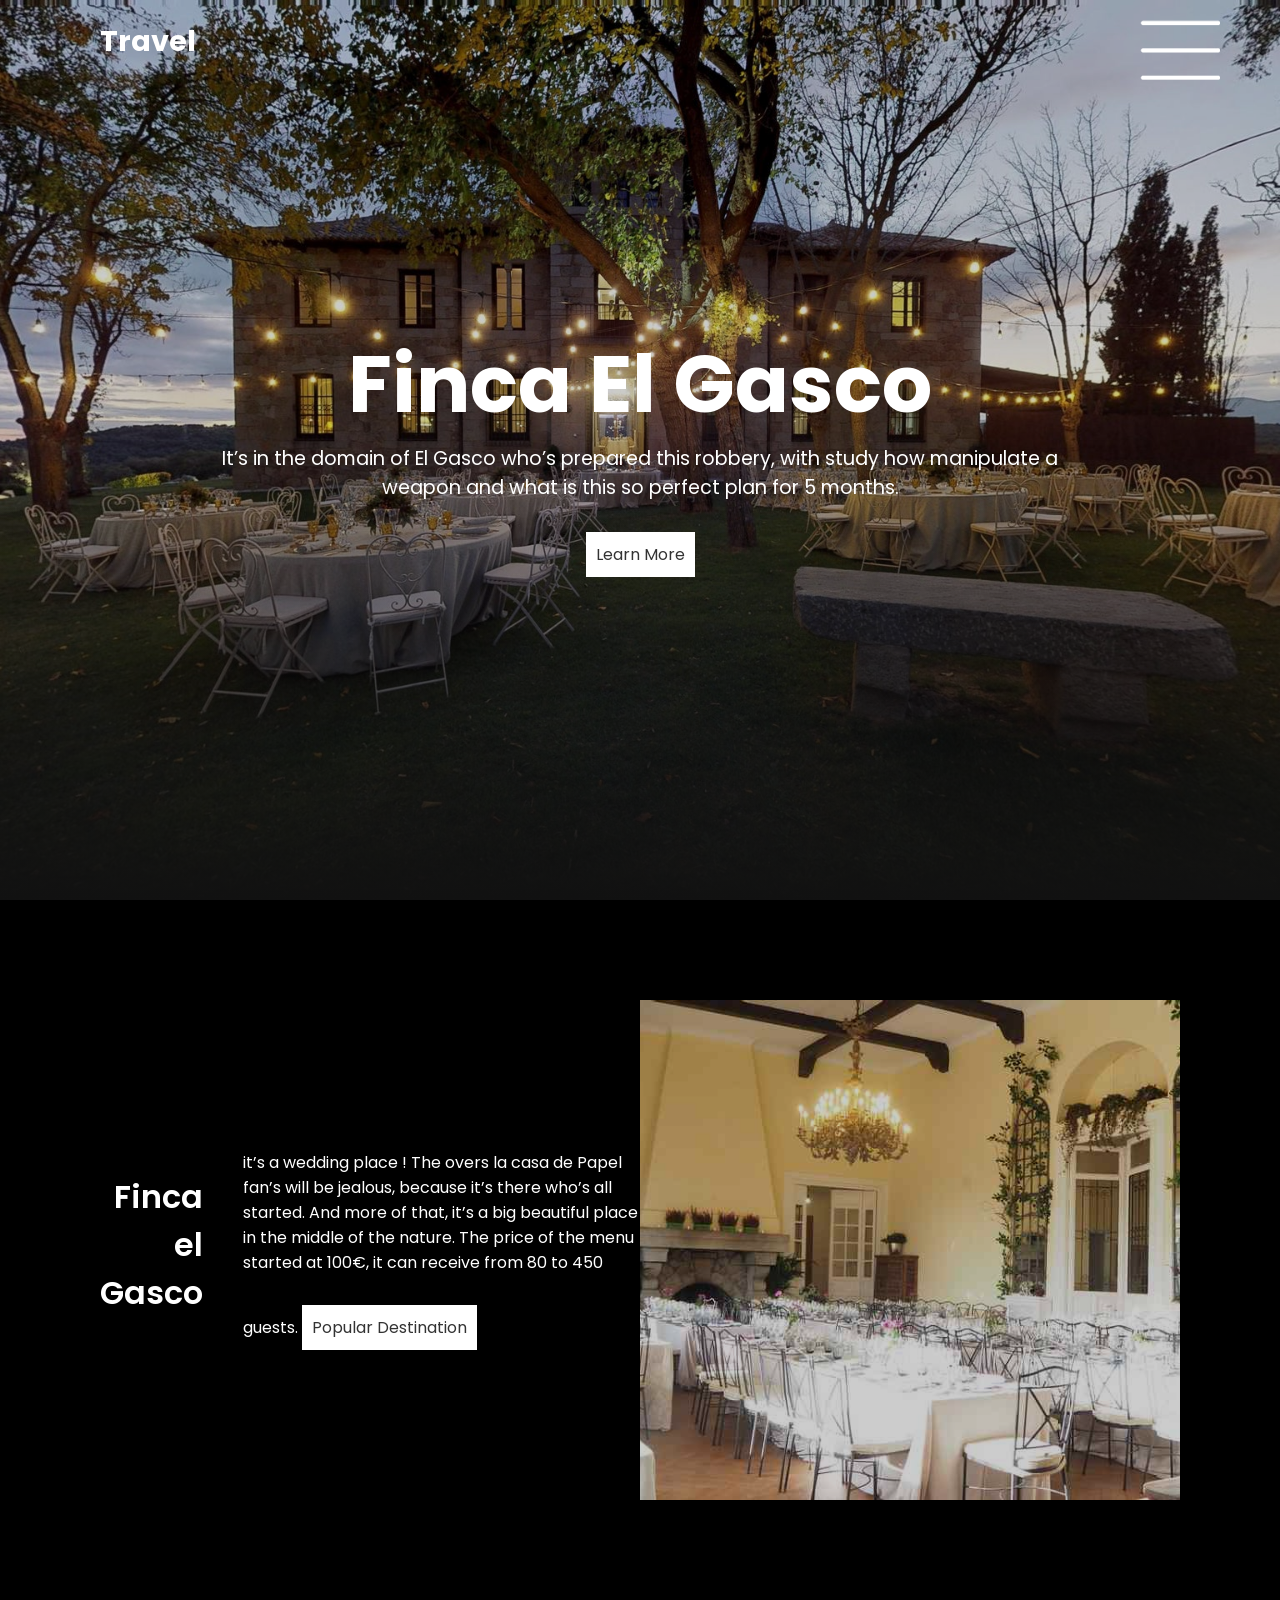
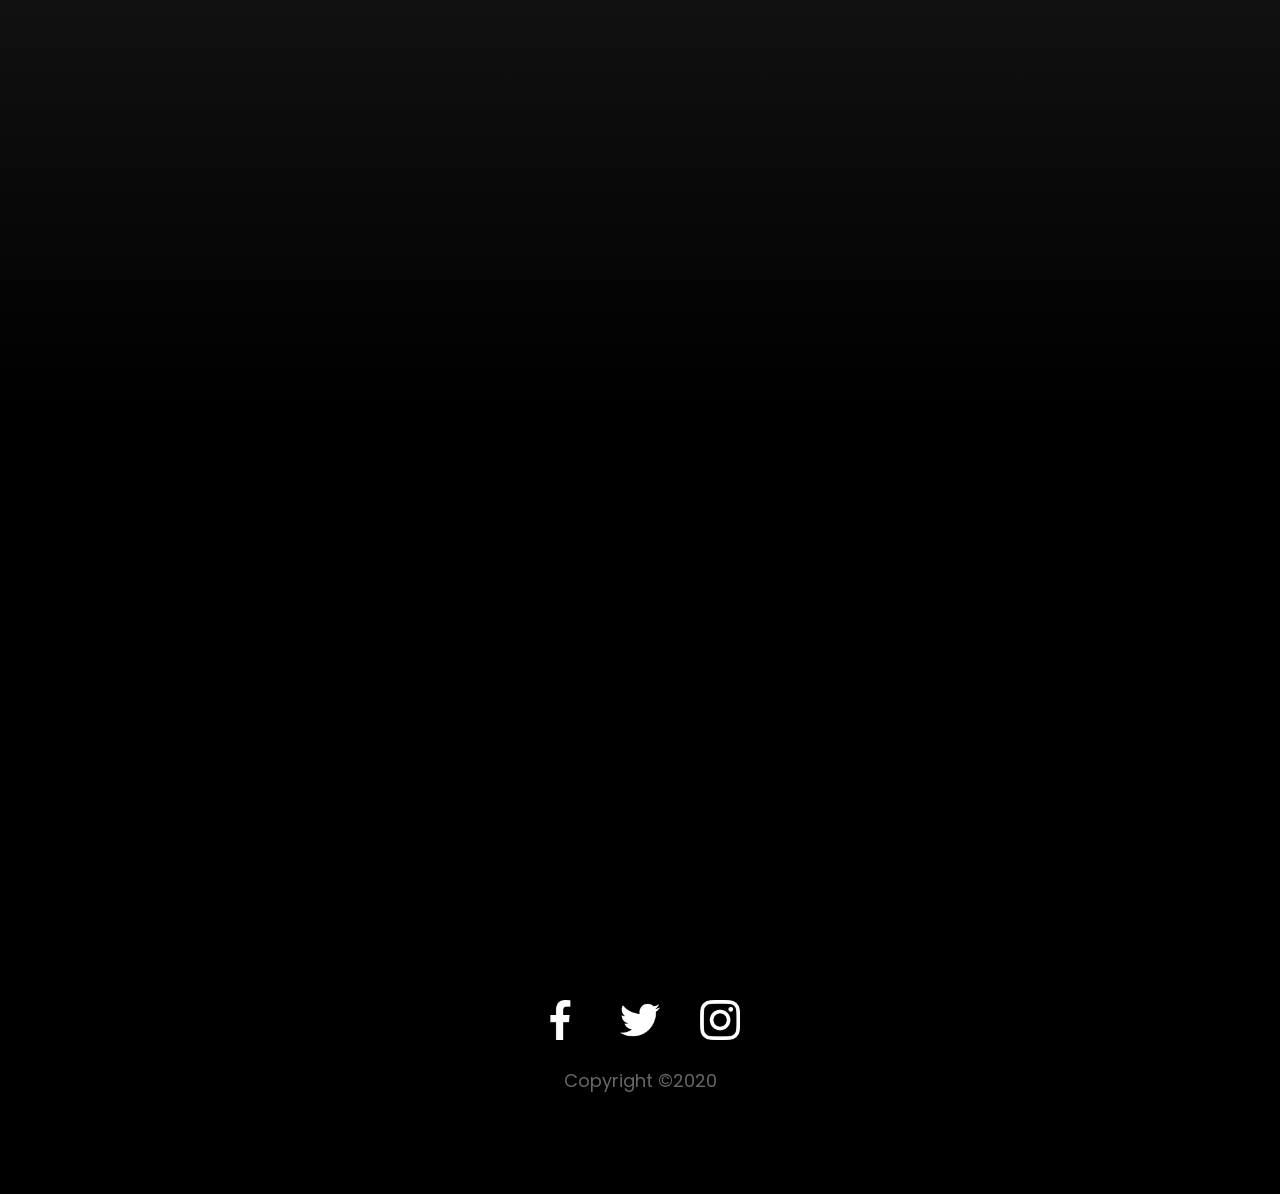
<file: domaine.html>
<! DOCTYPE html>
    <html>

    <head>
        <meta name="viewport" content="width=device-width, initial-scale=1.0">
        <title>Plan your Heist</title>
        <link rel="stylesheet" type="text/css" href="style.css">
    </head>

    <body>
        <section class="header">
            <a href="#" class="logo">
                <h2>Travel</h2>
            </a>
            <div class="toggle"><img src="assets/toggle.png"></div>
        </section>

        <section class="banner">
            <img src="assets/elgasco1.jpg" class="fitbg">
            <div class="content">
                <h2>Finca El Gasco</h2>
                <p>
                    It’s in the domain of El Gasco who’s prepared this robbery,
                    with study how manipulate a weapon and what is this so perfect plan for 5 months.
                </p>
                <a href="#about" class="btn">Learn More</a>
            </div>
        </section>

        <section class="about" id="about">
            <div class="contentBx">
                <h2 class="title">Finca el Gasco
            </div>
            <p class="text">
                it’s a wedding place ! The overs la casa de Papel fan’s will be jealous,
                because it’s there who’s all started.
                And more of that, it’s a big beautiful place in the middle of the nature.
                The price of the menu started at 100€, it can receive from 80 to 450 guests.
                <a href="#destination" class="btn">Popular Destination</a>
                </div>
                <div class="imgBx">
                    <img src="assets/elgasco2.jpg" class="fitBg">
                </div>
        </section>

        <section class="bannerMap">
            <div id="Map">
                <iframe
                    src="https://www.google.com/maps/embed?pb=!1m14!1m8!1m3!1d12123.289085341796!2d-3.9525953!3d40.5676019!3m2!1i1024!2i768!4f13.1!3m3!1m2!1s0x0%3A0x639714c8c28f47fe!2sFinca%20El%20Gasco!5e0!3m2!1sfr!2sfr!4v1607979095268!5m2!1sfr!2sfr"
                    width="800" height="600" frameborder="0" style="border:0;" allowfullscreen="" aria-hidden="false"
                    tabindex="0"></iframe>
            </div>
        </section>




        <section class="footer">
            <ul class="sci">
                <li><a href="#"><img src="assets/facebook.png"></a></li>
                <li><a href="#"><img src="assets/twitter.png"></a></li>
                <li><a href="#"><img src="assets/instagram.png"></a></li>
            </ul>
            <h4 class="copyright">Copyright ©2020</h4>
        </section>
    </body>

    </html>
</file>
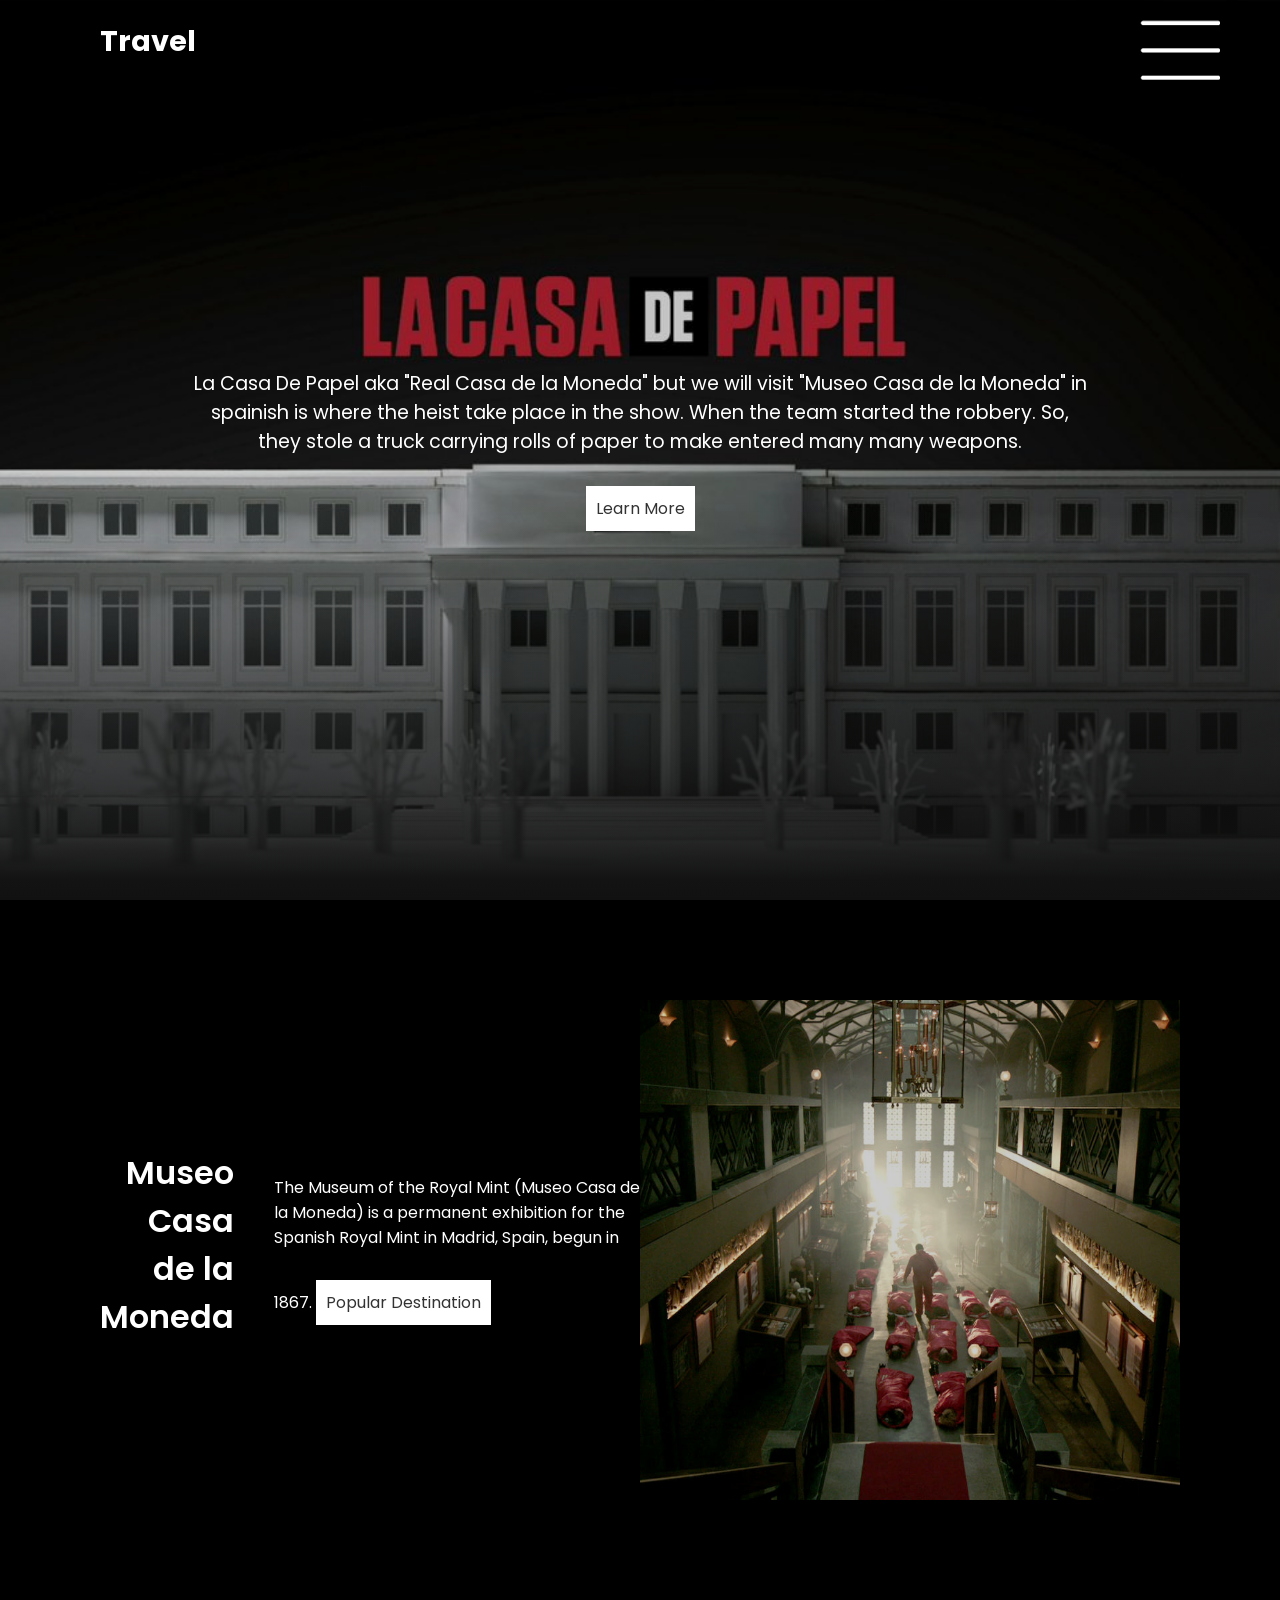
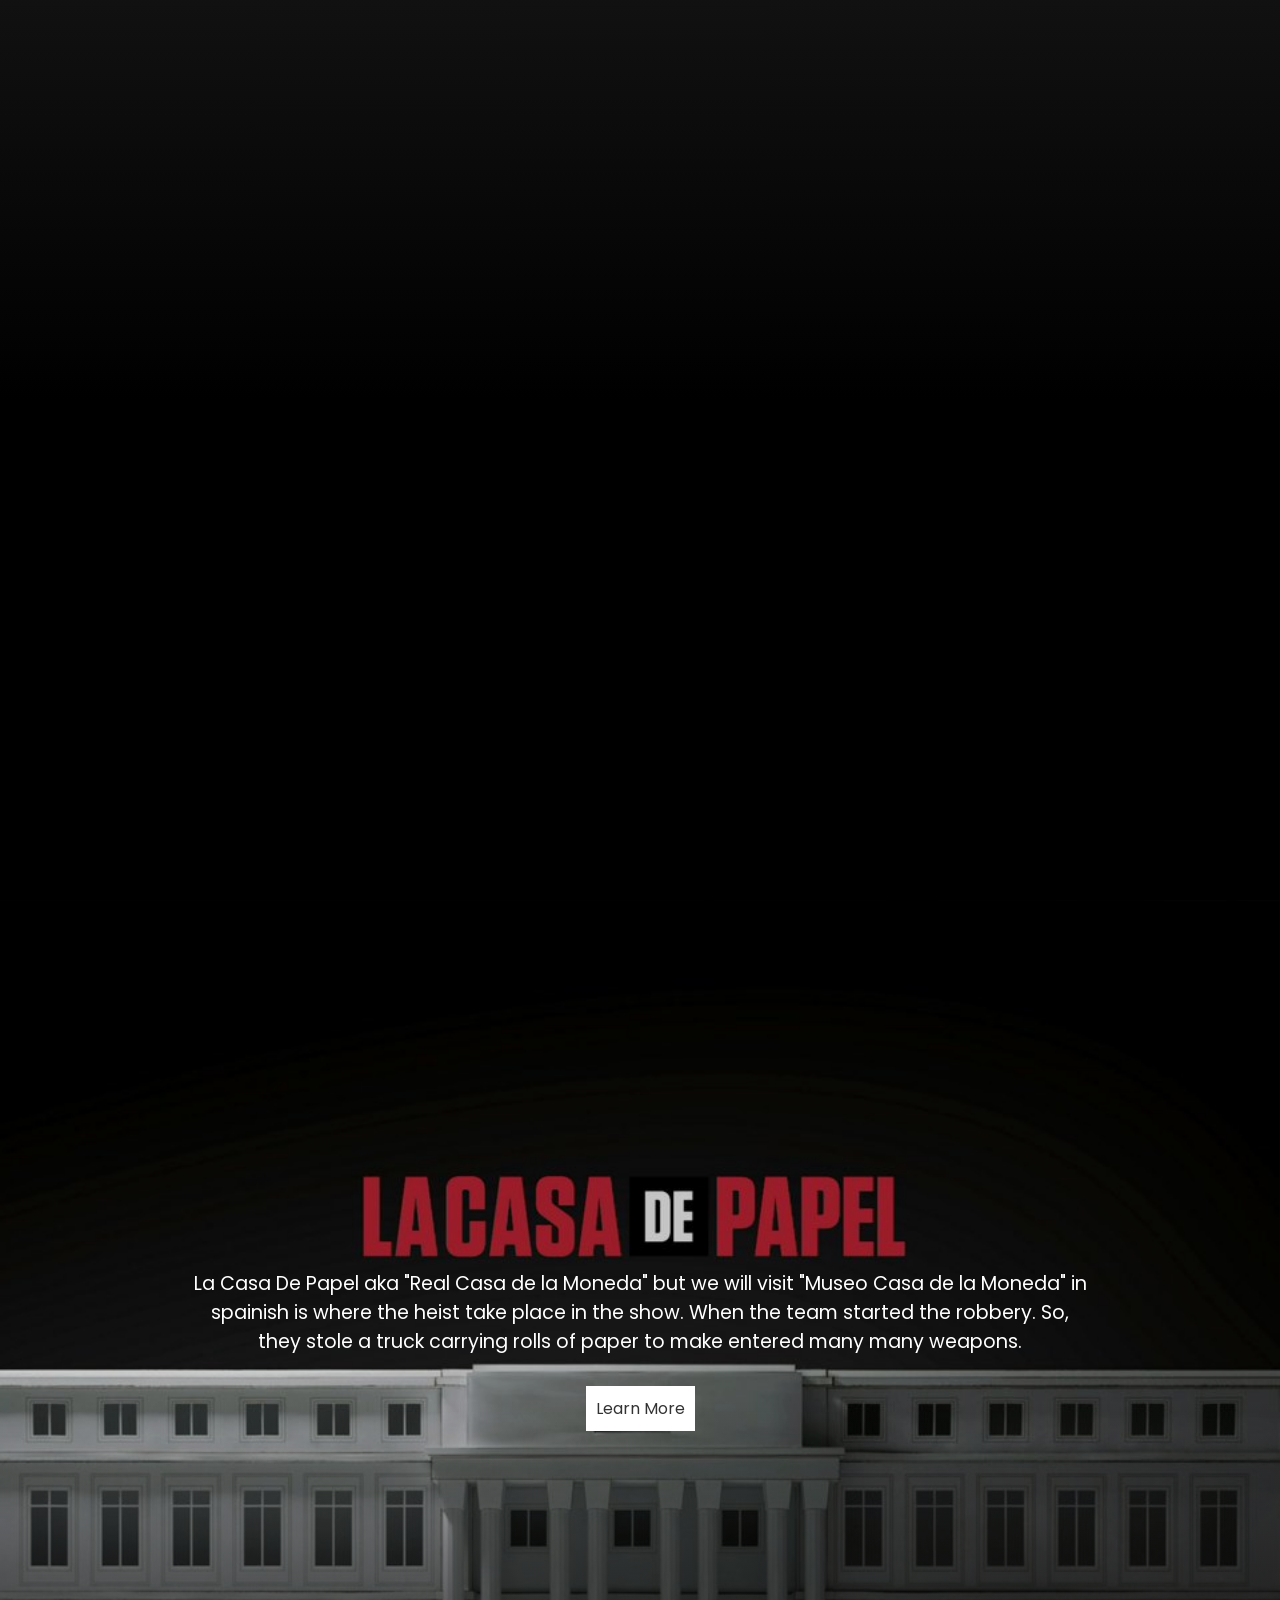
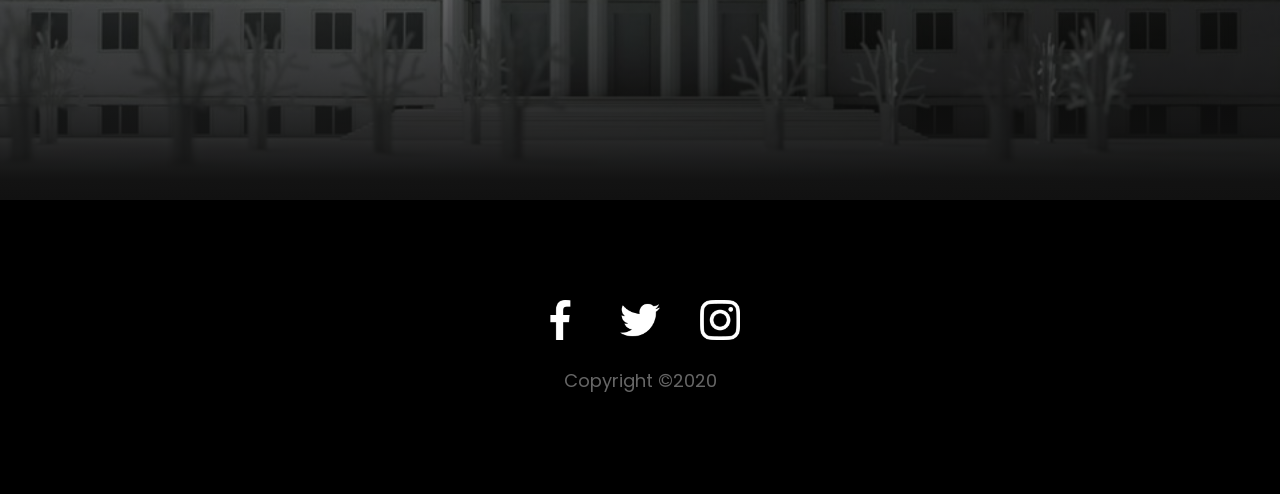
<file: Monaie.html>
<! DOCTYPE html>
    <html>

    <head>
        <meta name="viewport" content="width=device-width, initial-scale=1.0">
        <title>Plan your Heist</title>
        <link rel="stylesheet" type="text/css" href="style.css">
    </head>

    <body>
        <section class="header">
            <a href="#" class="logo">
                <h2>Travel</h2>
            </a>
            <div class="toggle"><img src="assets/toggle.png"></div>
        </section>

        <section class="banner">
            <img src="assets/casadepapel.jpg" class="fitbg">
            <div class="content">
                <p>
                    La Casa De Papel aka "Real Casa de la Moneda" but we will visit "Museo Casa de la Moneda" in spainish is where the heist take place in the show.
                    When the team started the robbery. 
                    So, they stole a truck carrying rolls of paper to make entered many many weapons.
                </p>
                <a href="#about" class="btn">Learn More</a>
            </div>
        </section>

        <section class="about" id="about">
            <div class="contentBx">
                <h2 class="title">Museo Casa de la Moneda</h2>
            </div>
            <p class="text">
                The Museum of the Royal Mint (Museo Casa de la Moneda) 
                is a permanent exhibition for the Spanish Royal Mint in Madrid, 
                Spain, begun in 1867.
                <a href="#destination" class="btn">Popular Destination</a>
                </div>
                <div class="imgBx">
                    <img src="assets/casadepapel2.jpg" class="fitBg">
                </div>
        </section>

        <section class="bannerMap">
            <div id="Map">
                <iframe
                    src="https://www.google.com/maps/embed?pb=!1m18!1m12!1m3!1d3037.377851671314!2d-3.671383249125661!3d40.42263137926317!2m3!1f0!2f0!3f0!3m2!1i1024!2i768!4f13.1!3m3!1m2!1s0xd4228ae443e5d31%3A0xb6d1211bf0134cad!2sMuseo%20Casa%20de%20la%20Moneda!5e0!3m2!1sfr!2sfr!4v1607979727641!5m2!1sfr!2sfr"
                    width="800" height="600" frameborder="0" style="border:0;" allowfullscreen="" aria-hidden="false"
                    tabindex="0"></iframe>
            </div>
        </section>

        <section class="banner">
            <img src="assets/casadepapel.jpg" class="fitbg">
            <div class="content">
                <p>
                    La Casa De Papel aka "Real Casa de la Moneda" but we will visit "Museo Casa de la Moneda" in spainish is where the heist take place in the show.
                    When the team started the robbery. 
                    So, they stole a truck carrying rolls of paper to make entered many many weapons.
                </p>
                <a href="#about" class="btn">Learn More</a>
            </div>
        </section>
        
        <section class="footer">
            <ul class="sci">
                <li><a href="#"><img src="assets/facebook.png"></a></li>
                <li><a href="#"><img src="assets/twitter.png"></a></li>
                <li><a href="#"><img src="assets/instagram.png"></a></li>
            </ul>
            <h4 class="copyright">Copyright ©2020</h4>
        </section>
    </body>

    </html>
</file>
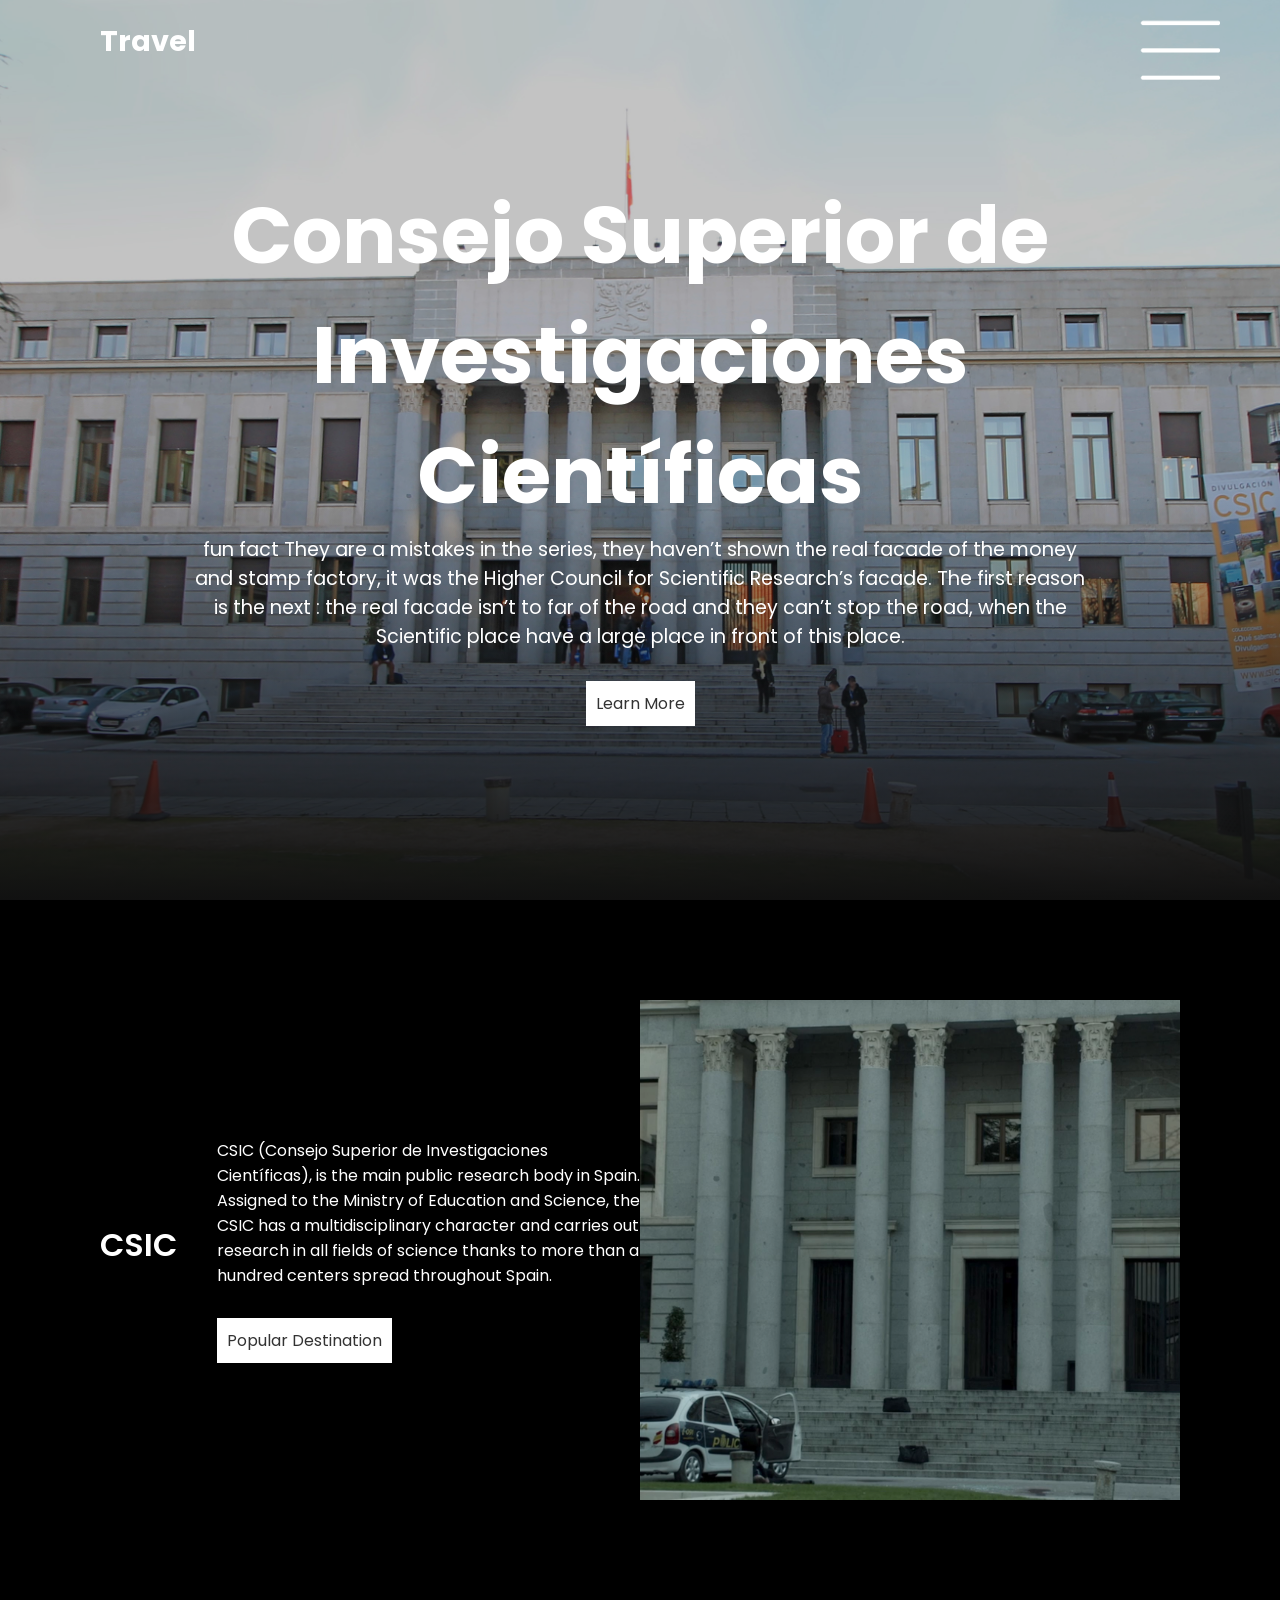
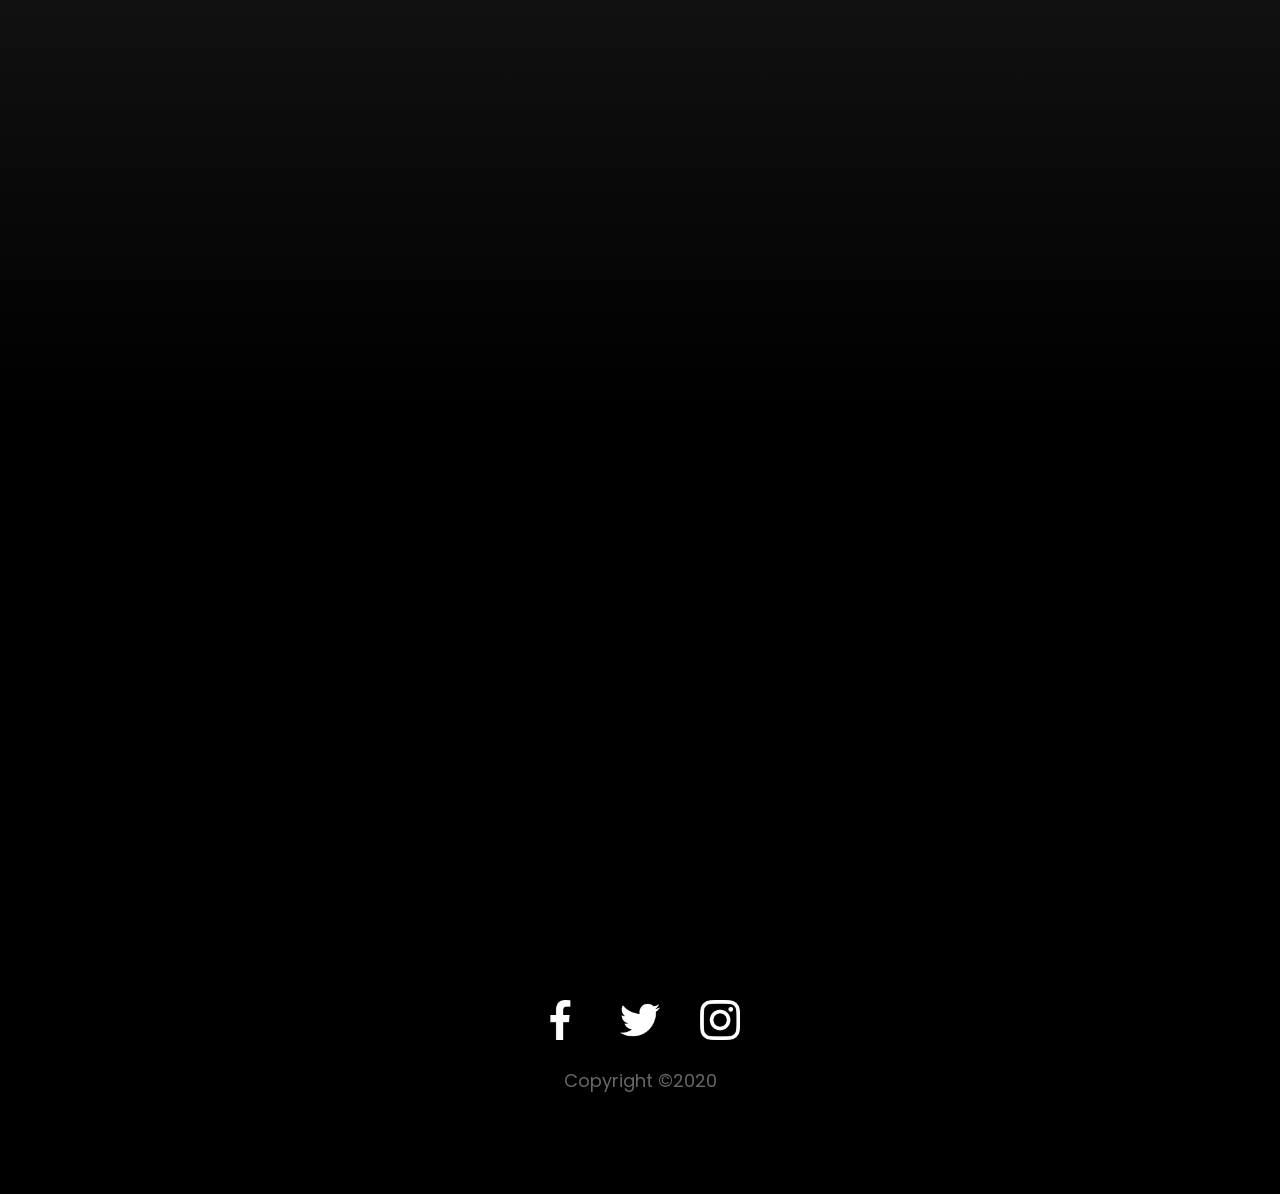
<file: science.html>
<! DOCTYPE html>
    <html>

    <head>
        <meta name="viewport" content="width=device-width, initial-scale=1.0">
        <title>Plan your Heist</title>
        <link rel="stylesheet" type="text/css" href="style.css">
    </head>

    <body>
        <section class="header">
            <a href="#" class="logo">
                <h2>Travel</h2>
            </a>
            <div class="toggle"><img src="assets/toggle.png"></div>
        </section>

        <section class="banner">
            <img src="assets/science1.jpg" class="fitbg">
            <div class="content">
                <h2>Consejo Superior de Investigaciones Científicas</h2>
                <p>
                    fun fact They are a mistakes in the series,
                    they haven’t shown the real facade of the money and stamp factory,
                    it was the Higher Council for Scientific Research’s facade.
                    The first reason is the next : the real facade isn’t to far of the road and they can’t stop the
                    road,
                    when the Scientific place have a large place in front of this place.
                </p>
                <a href="#about" class="btn">Learn More</a>
            </div>
        </section>

        <section class="about" id="about">
            <div class="contentBx">
                <h2 class="title">CSIC
            </div>
            <p class="text">
                CSIC (Consejo Superior de Investigaciones Científicas),
                is the main public research body in Spain.
                Assigned to the Ministry of Education and Science,
                the CSIC has a multidisciplinary character and carries out research in all fields of science thanks to
                more than a hundred centers spread throughout Spain.
                <a href="#destination" class="btn">Popular Destination</a>
                </div>
                <div class="imgBx">
                    <img src="assets/science2.jpg" class="fitBg">
                </div>
        </section>

        <section class="bannerMap">
            <div id="Map">
                <iframe
                    src="https://www.google.com/maps/embed?pb=!1m18!1m12!1m3!1d24303.53493603958!2d-3.7065821886062764!3d40.41013859674556!2m3!1f0!2f0!3f0!3m2!1i1024!2i768!4f13.1!3m3!1m2!1s0x0%3A0xbcd8b32d8b962d6f!2sConsejo%20Superior%20de%20Investigaciones%20Cient%C3%ADficas!5e0!3m2!1sfr!2sfr!4v1607982387698!5m2!1sfr!2sfr"
                    width="800" height="600" frameborder="0" style="border:0;" allowfullscreen="" aria-hidden="false"
                    tabindex="0"></iframe>
            </div>
        </section>




        <section class="footer">
            <ul class="sci">
                <li><a href="#"><img src="assets/facebook.png"></a></li>
                <li><a href="#"><img src="assets/twitter.png"></a></li>
                <li><a href="#"><img src="assets/instagram.png"></a></li>
            </ul>
            <h4 class="copyright">Copyright ©2020</h4>
        </section>
    </body>

    </html>
</file>
<file: style.css>
@import url('https://fonts.googleapis.com/css2?family=Poppins:wght@200;300;400;500;600;700;800;900&display=swap');


*{
    margin: 0;
    padding: 0;
    box-sizing: border-box;
    font-family: 'Poppins', sans-serif;
    scroll-behavior: smooth;
}

body{

    background-color: black;

}

section{
    position: relative;
    padding: 100px;
}

.header{
    position: absolute;
    top: 0;
    left: 0;
    z-index: 1000000;
    display: flex;
    justify-content: space-between;
    width: 100%;
    padding-top: 20px;
    padding-bottom: 20px;
}

.header .logo{
    color: #ffffff;
    text-decoration: none;
    font-size: 1.2em;
}

.header .toggle{
    max-width: 40px;
    cursor: pointer;
}

.banner,
.bannerMap{
    position: relative;
    width: 100%;
    min-height: 100vh;
    display: flex;
    justify-content: center;
    align-items: center;
}

#Map{
    width: 100%;
}

.banner::before{
    content: '';
    position: absolute;
    bottom: 0;
    left: 0;
    width: 100%;
    height: 400px;
    z-index: 1;
    background: linear-gradient(to top,#111,transparent);
}

.banner .content{
    position: relative;
    max-width: 900px;
    text-align: center;
    z-index: 1;
}

.banner .content h2
{
    color: #ffffff;
    font-size: 5em;
}

.banner .content p
{
    color: #ffffff;
    font-size: 1.2em;
}

.btn
{
    position: relative;
    display: inline-block;
    margin-top: 30px;
    padding: 10px;
    background: #ffffff;
    color: #333;
    text-decoration: none;
}

.fitBg{
    position: absolute;
    top: 0;
    left: 0;
    width: 100%;
    height: 100%;
    object-fit: cover;
    opacity: 0.8;
}

.about{
    position: relative;
    width: 100%;
    display: flex;
    justify-content: center;
    align-items: center;
}

.about .contentBx{
    max-width: 50%;
    max-height: 50%;
    text-align: end;
    padding-right: 40px;
}

.title{
    font-weight: 600;
    color: #ffffff;
    font-size: 2em;
    margin-bottom: 10px;

}

.text{
    color: #ffffff;
    font-size: 1em;
}

.about .imgBx{
    position: relative;
    min-width: 50%;
    width: 50%;
    min-height: 500px;
}

.banner2,
.banner3,
.bannerMap
{
    position: relative;
    width: 100%;
    min-height: 100vh;
    display: flex;
    justify-content: center;
    align-items: center;
}

.banner2::before,
.banner3::before,
.bannerMap::before{
    content: '';
    position: absolute;
    bottom: 0;
    left: 0;
    width: 100%;
    height: 400px;
    z-index: 1;
    background: linear-gradient(to top,#111,transparent);

}

.banner2::after,
.banner3::after,
.bannerMap::before{
    content: '';
    position: absolute;
    top: 0;
    left: 0;
    width: 100%;
    height: 400px;
    z-index: 1;
    background: linear-gradient(to bottom,#111,transparent);

}
.destination,
.destination2{
    text-align: center;
}

.destination .destinationlist,
.destination2 .destinationlist{
    position: relative;
    display: flex;
    justify-content: center;
    align-items: center;
    flex-wrap: wrap;
    margin-top: 40px;
}
.destination .destinationlist .box,
.destination2 .destinationlist .box{
    position: relative;
    min-width: 350px;
    height: 480px;
    background: #191919;
    transition: 0.5s;
    margin: 10px;
}

.destination .destinationlist:hover .box,
.destination2 .destinationlist:hover .box{
    opacity: 0.2;
}

.destination .destinationlist .box:hover,
.destination2 .destinationlist .box:hover{
    opacity: 1;
}

.destination .destinationlist .box .imgBx,
.destination2 .destinationlist .box .imgBx{
    position: relative;
    width: 100%;
    height: 400px;
}

.destination .destinationlist .box .contet,
.destination2 .destinationlist .box .content{
    width: 100%;
    height: 80px;
    display: flex;
    justify-content: center;
    align-items: center;
}

.destination .destinationlist .box .content h2,
.destination2 .destinationlist .box .content h2{
    color: #ffffff;
    font-weight: 500;
    line-height: 1.2em;
}

.destination .destinationlist .box .content h2 span,
.destination2 .destinationlist .box .content h2 span{
    font-size: 0.8em;
    font-weight: 300;
    opacity: 0.5;
}

.footer{
    display: flex;
    justify-content: center;
    align-items: center;
    flex-direction: column;
}

.footer .sci{
    position: relative;
    display: flex;

}

.footer .sci li{
    list-style: none;
}

.footer .sci li a{
    text-decoration: none;
    margin: 0 20px;
}

.footer .sci li a img{
    filter: invert(1);
    max-width: 40px;  
}

.copyright{
    margin-top: 20px;
    color: #ffffff;
    font-size: 18px;
    font-weight: 400;
    color: #666;
    text-align: center;
}

@media (max-width: 767px){
    section{
        padding: 40px;
    }

    .banner .content h2{
        font-size: 2.5em;
    }

    .banner .content p{
        font-size: 1em;
    }

    .about{
        flex-direction: column;
    }

    .about .contentBx,
    .about .imgBx
    {
        min-width: 100%;
        width: 100%;
        text-align: center;
        padding-right: 0;
    }

    .about .imgBx{
        min-height: 250px;

    }

    .btn{
        margin-bottom: 30px;
    }

    .destination .destinationlist .box{
        position: relative;
        max-width: 350px;
        min-width: initial;
        width: 350px;
        height: 400px;
    }

    .destination .destinationlist .box .imgBx{
        height: 320px;
    }

    .footer .sci li a img{
        filter: invert(1);
        max-width: 30px;  
    }
    
}
</file>
